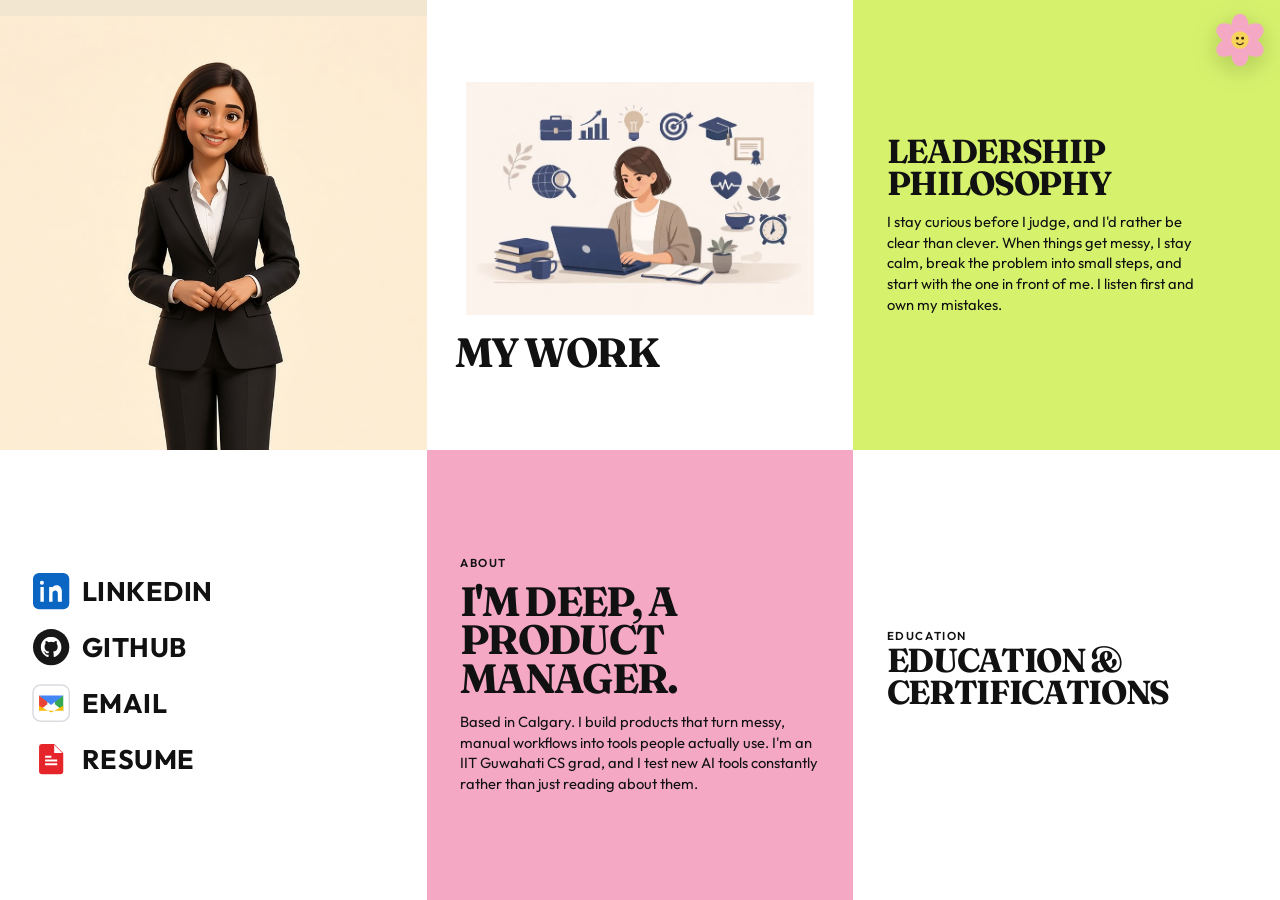
<file: index.html>
<!DOCTYPE html>
<html lang="en">
  <head>
    <meta charset="UTF-8" />
    <meta name="viewport" content="width=device-width, initial-scale=1.0" />
    <title>Product Management Portfolio</title>
    <link rel="preconnect" href="https://fonts.googleapis.com" />
    <link rel="preconnect" href="https://fonts.gstatic.com" crossorigin />
    <link
      href="https://fonts.googleapis.com/css2?family=Fraunces:opsz,wght@9..144,500;9..144,700&family=Outfit:wght@400;500;600;700&display=swap"
      rel="stylesheet"
    />
    <meta http-equiv="Cache-Control" content="no-cache, no-store, must-revalidate" />
    <script>
      try {
        if (localStorage.getItem("portfolio-theme") === "dark") {
          document.documentElement.dataset.theme = "dark";
        }
      } catch (error) {}
    </script>
    <link rel="stylesheet" href="styles.css?v=deep19" />
  </head>
  <body>
    <button class="theme-toggle" type="button" data-theme-toggle aria-label="Switch to dark mode" aria-pressed="false">
      <svg class="flower-day" viewBox="0 0 64 64" aria-hidden="true">
        <g fill="#F4A8C4">
          <ellipse cx="32" cy="16" rx="10" ry="14"/>
          <ellipse cx="32" cy="16" rx="10" ry="14" transform="rotate(60 32 32)"/>
          <ellipse cx="32" cy="16" rx="10" ry="14" transform="rotate(120 32 32)"/>
          <ellipse cx="32" cy="16" rx="10" ry="14" transform="rotate(180 32 32)"/>
          <ellipse cx="32" cy="16" rx="10" ry="14" transform="rotate(240 32 32)"/>
          <ellipse cx="32" cy="16" rx="10" ry="14" transform="rotate(300 32 32)"/>
        </g>
        <circle cx="32" cy="32" r="10" fill="#F6D35A"/>
        <circle cx="29" cy="30" r="1.6" fill="#3a2a10"/>
        <circle cx="35" cy="30" r="1.6" fill="#3a2a10"/>
        <path d="M28.5 35.5c2 2.4 5 2.4 7 0" fill="none" stroke="#3a2a10" stroke-width="1.5" stroke-linecap="round"/>
      </svg>
      <svg class="flower-night" viewBox="0 0 64 64" aria-hidden="true">
        <g fill="#9B8CDB">
          <ellipse cx="32" cy="16" rx="10" ry="14"/>
          <ellipse cx="32" cy="16" rx="10" ry="14" transform="rotate(60 32 32)"/>
          <ellipse cx="32" cy="16" rx="10" ry="14" transform="rotate(120 32 32)"/>
          <ellipse cx="32" cy="16" rx="10" ry="14" transform="rotate(180 32 32)"/>
          <ellipse cx="32" cy="16" rx="10" ry="14" transform="rotate(240 32 32)"/>
          <ellipse cx="32" cy="16" rx="10" ry="14" transform="rotate(300 32 32)"/>
        </g>
        <circle cx="32" cy="32" r="10" fill="#F3EEE8"/>
        <path fill="#C9B8E8" d="M36 27.5a5.5 5.5 0 1 1-6.4 7.4 4.6 4.6 0 1 0 6.4-7.4z"/>
      </svg>
    </button>
    <main class="page">
      <section class="bento" aria-label="Portfolio">
        <button class="tile tile-avatar" type="button" aria-label="Say hi" data-avatar>
          <span class="tooltip" data-tooltip>hey, that's me. welcome to my portfolio</span>
          <span class="bubble" aria-hidden="true"><span data-greeting>Hi!</span></span>
          <span class="figure">
            <img class="pose pose-idle" src="assets/avatar-idle.jpg" alt="" />
            <img class="pose pose-wave" src="assets/avatar-wave.jpg" alt="" aria-hidden="true" />
          </span>
        </button>

        <a class="tile tile-work" href="work.html">
          <img class="work-art" src="assets/my-work.jpg" alt="" />
          <h2>My work</h2>
        </a>

        <article class="tile tile-philosophy">
          <h2 data-leadership-title>Leadership philosophy</h2>
          <p data-leadership-body>
            I lead by example, listen before I speak, and see my job as clearing the path — not having all the answers.
          </p>
        </article>

        <nav class="tile tile-links" aria-label="Links">
          <ul>
            <li>
              <a data-link="linkedin" href="https://www.linkedin.com/in/deep-kaur-779479202/" target="_blank" rel="noreferrer">
                <svg class="link-icon" viewBox="0 0 24 24" aria-hidden="true">
                  <rect width="24" height="24" rx="4" fill="#0A66C2"/>
                  <path fill="#fff" d="M7.15 9.25H4.9V19h2.25V9.25zM6.02 5.1A1.32 1.32 0 1 0 6 7.73a1.32 1.32 0 0 0 .02-2.63zM19.1 12.4c0-2.62-1.4-4.3-3.47-4.3-1.6 0-2.31.88-2.71 1.5V9.25H10.7c.03.64 0 9.75 0 9.75h2.22v-5.45c0-.29.02-.58.11-.79.24-.58.78-1.18 1.7-1.18 1.2 0 1.68.9 1.68 2.22V19H19.1v-6.6z"/>
                </svg>
                LinkedIn
              </a>
            </li>
            <li>
              <a data-link="github" href="https://github.com/Deeep22" target="_blank" rel="noreferrer">
                <svg class="link-icon" viewBox="0 0 24 24" aria-hidden="true">
                  <circle cx="12" cy="12" r="12" fill="#181717"/>
                  <path fill="#fff" d="M12 5.2c-3.76 0-6.8 3.05-6.8 6.82 0 3.01 1.95 5.57 4.66 6.47.34.06.46-.15.46-.33 0-.16-.01-.6-.01-1.17-1.9.41-2.3-.91-2.3-.91-.31-.79-.76-1-.76-1-.62-.42.05-.41.05-.41.68.05 1.04.7 1.04.7.61 1.04 1.59.74 1.98.56.06-.44.24-.74.43-.91-1.51-.17-3.1-.76-3.1-3.38 0-.75.27-1.35.7-1.83-.07-.17-.3-.86.07-1.8 0 0 .57-.18 1.87.7a6.5 6.5 0 0 1 3.41 0c1.3-.88 1.87-.7 1.87-.7.37.94.14 1.63.07 1.8.44.48.7 1.08.7 1.83 0 2.63-1.6 3.2-3.12 3.37.24.21.46.62.46 1.26 0 .91-.01 1.64-.01 1.86 0 .18.12.4.46.33 2.7-.9 4.65-3.46 4.65-6.47 0-3.77-3.04-6.82-6.8-6.82z"/>
                </svg>
                GitHub
              </a>
            </li>
            <li>
              <a data-link="email" href="mailto:deepk7148@gmail.com">
                <svg class="link-icon" viewBox="0 0 24 24" aria-hidden="true">
                  <rect width="24" height="24" rx="5" fill="#fff" stroke="#DADCE0"/>
                  <path fill="#EA4335" d="M4 7v10l5.5-4.2V10.4z"/>
                  <path fill="#34A853" d="M20 7v10l-5.5-4.2V10.4z"/>
                  <path fill="#FBBC05" d="M4 17h16v-3.2L12 18.2 4 13.8z"/>
                  <path fill="#4285F4" d="M4 7h16L12 13.2 4 7z"/>
                </svg>
                Email
              </a>
            </li>
            <li>
              <a data-link="resume" href="assets/DeepKaur_ProductManager.pdf" target="_blank" rel="noreferrer">
                <svg class="link-icon" viewBox="0 0 24 24" aria-hidden="true">
                  <path fill="#E5252A" d="M6 2h8l6 6v12a2 2 0 0 1-2 2H6a2 2 0 0 1-2-2V4a2 2 0 0 1 2-2z"/>
                  <path fill="#fff" d="M14 2.4V8h5.4L14 2.4z"/>
                  <path fill="#fff" d="M8 12.2h8v1.3H8v-1.3zm0 2.5h8v1.3H8v-1.3zm0-5h4.2v1.3H8V9.7z"/>
                </svg>
                Resume
              </a>
            </li>
          </ul>
        </nav>

        <a class="tile tile-about" href="about.html">
          <p class="eyebrow">About</p>
          <h1>I'm Deep, a product manager.</h1>
          <p>
            Based in Calgary. I build products that turn messy, manual workflows
            into tools people actually use. I'm an IIT Guwahati CS grad, and I
            test new AI tools constantly rather than just reading about them.
          </p>
        </a>

        <a class="tile tile-education" href="education.html">
          <p class="eyebrow">Education</p>
          <h2>Education &amp; certifications</h2>
        </a>
      </section>
    </main>
    <script src="app.js?v=deep11"></script>
  </body>
</html>
</file>
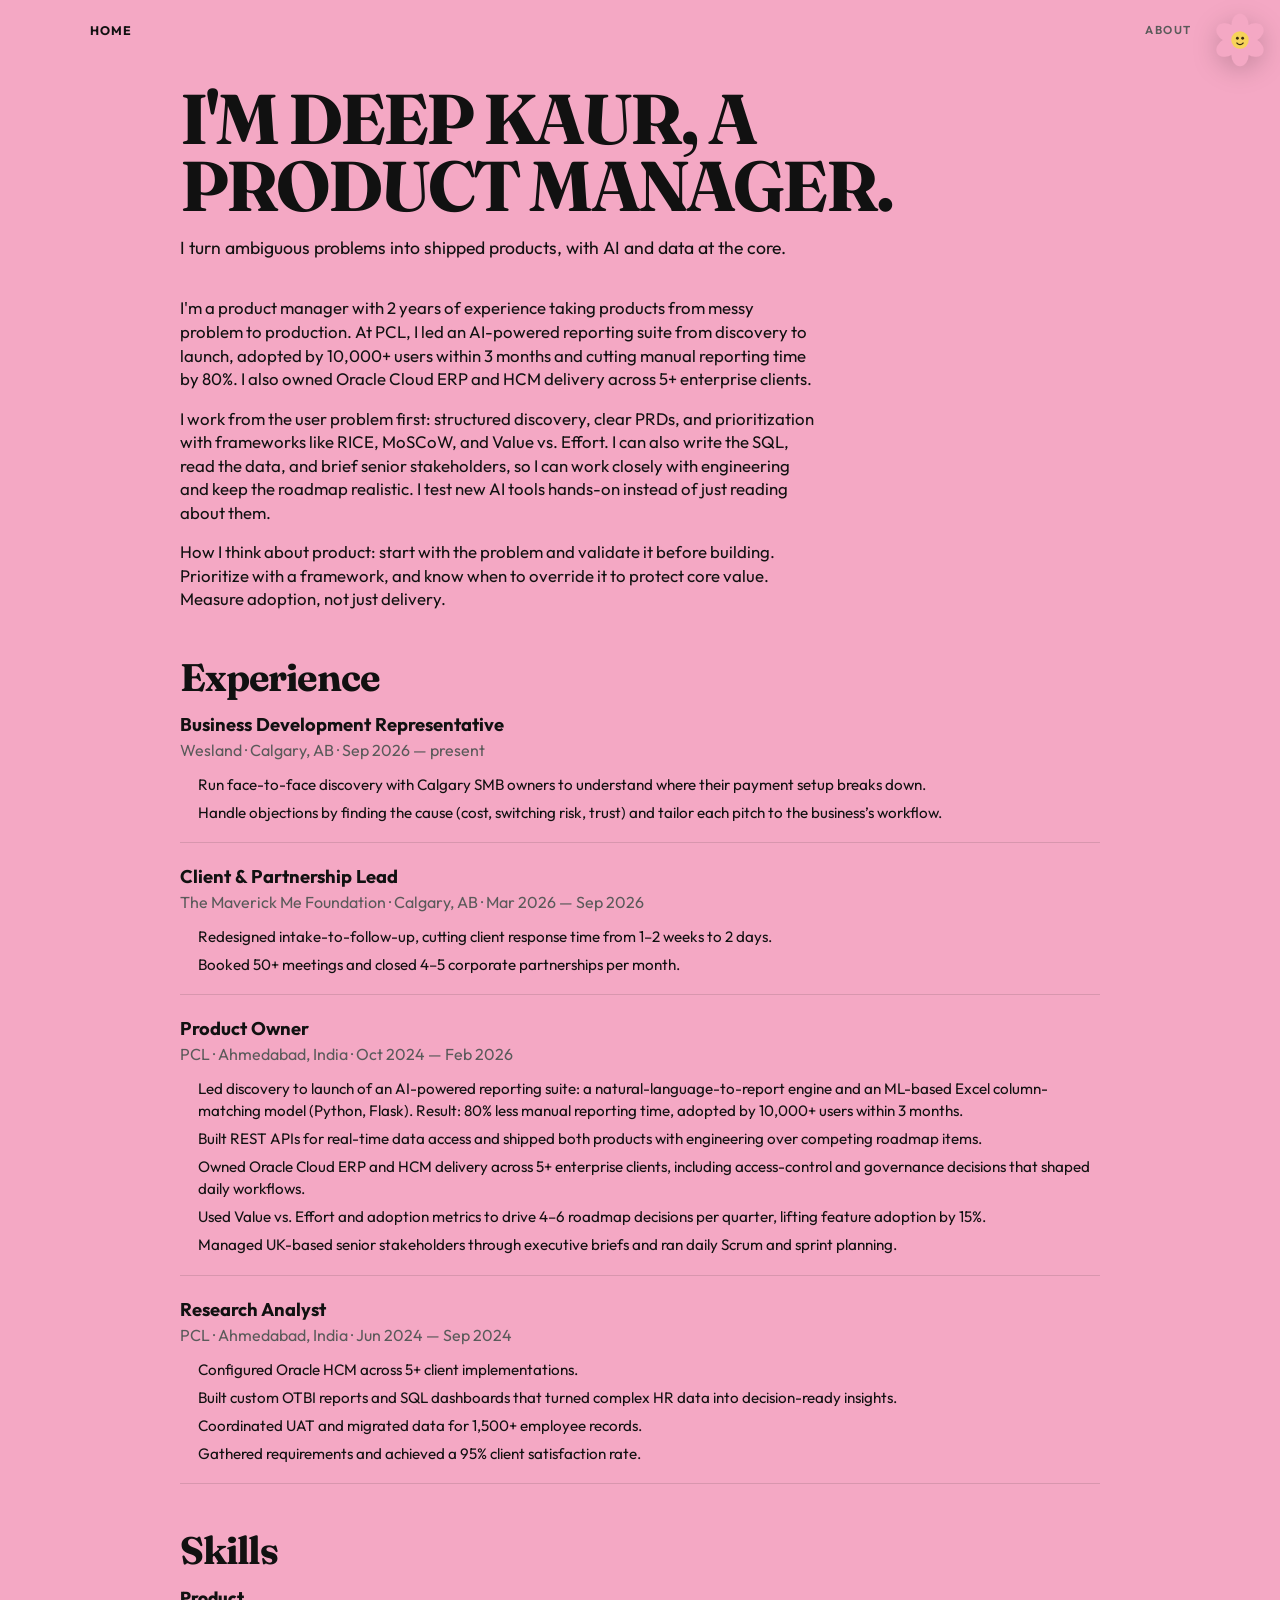
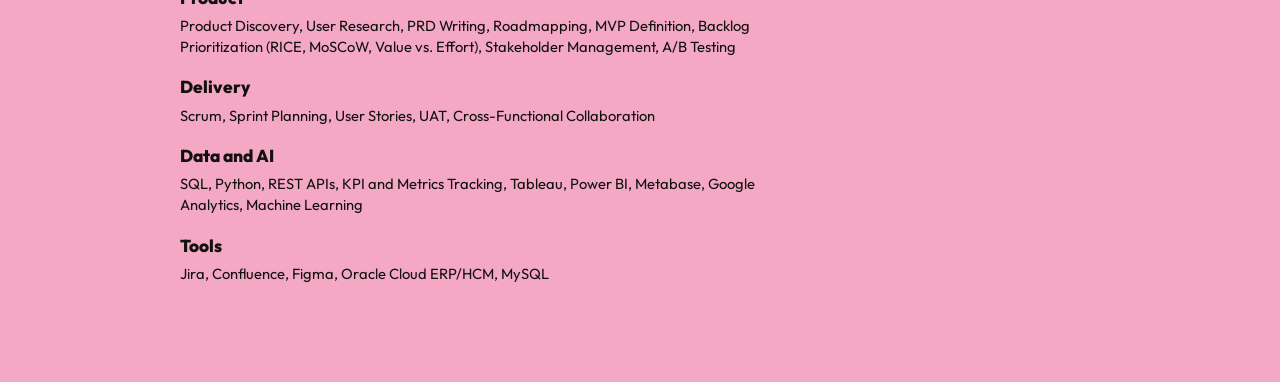
<file: about.html>
<!DOCTYPE html>
<html lang="en">
  <head>
    <meta charset="UTF-8" />
    <meta name="viewport" content="width=device-width, initial-scale=1.0" />
    <title>About</title>
    <link rel="preconnect" href="https://fonts.googleapis.com" />
    <link rel="preconnect" href="https://fonts.gstatic.com" crossorigin />
    <link
      href="https://fonts.googleapis.com/css2?family=Fraunces:opsz,wght@9..144,500;9..144,700&family=Outfit:wght@400;500;600;700&display=swap"
      rel="stylesheet"
    />
    <meta http-equiv="Cache-Control" content="no-cache, no-store, must-revalidate" />
    <script>
      try {
        if (localStorage.getItem("portfolio-theme") === "dark") {
          document.documentElement.dataset.theme = "dark";
        }
      } catch (error) {}
    </script>
    <link rel="stylesheet" href="styles.css?v=deep19" />
  </head>
  <body class="subpage subpage-about">
    <button class="theme-toggle" type="button" data-theme-toggle aria-label="Switch to dark mode" aria-pressed="false">
      <svg class="flower-day" viewBox="0 0 64 64" aria-hidden="true">
        <g fill="#F4A8C4">
          <ellipse cx="32" cy="16" rx="10" ry="14"/>
          <ellipse cx="32" cy="16" rx="10" ry="14" transform="rotate(60 32 32)"/>
          <ellipse cx="32" cy="16" rx="10" ry="14" transform="rotate(120 32 32)"/>
          <ellipse cx="32" cy="16" rx="10" ry="14" transform="rotate(180 32 32)"/>
          <ellipse cx="32" cy="16" rx="10" ry="14" transform="rotate(240 32 32)"/>
          <ellipse cx="32" cy="16" rx="10" ry="14" transform="rotate(300 32 32)"/>
        </g>
        <circle cx="32" cy="32" r="10" fill="#F6D35A"/>
        <circle cx="29" cy="30" r="1.6" fill="#3a2a10"/>
        <circle cx="35" cy="30" r="1.6" fill="#3a2a10"/>
        <path d="M28.5 35.5c2 2.4 5 2.4 7 0" fill="none" stroke="#3a2a10" stroke-width="1.5" stroke-linecap="round"/>
      </svg>
      <svg class="flower-night" viewBox="0 0 64 64" aria-hidden="true">
        <g fill="#9B8CDB">
          <ellipse cx="32" cy="16" rx="10" ry="14"/>
          <ellipse cx="32" cy="16" rx="10" ry="14" transform="rotate(60 32 32)"/>
          <ellipse cx="32" cy="16" rx="10" ry="14" transform="rotate(120 32 32)"/>
          <ellipse cx="32" cy="16" rx="10" ry="14" transform="rotate(180 32 32)"/>
          <ellipse cx="32" cy="16" rx="10" ry="14" transform="rotate(240 32 32)"/>
          <ellipse cx="32" cy="16" rx="10" ry="14" transform="rotate(300 32 32)"/>
        </g>
        <circle cx="32" cy="32" r="10" fill="#F3EEE8"/>
        <path fill="#C9B8E8" d="M36 27.5a5.5 5.5 0 1 1-6.4 7.4 4.6 4.6 0 1 0 6.4-7.4z"/>
      </svg>
    </button>
    <header class="story-bar">
      <a class="back" href="index.html">Home</a>
      <p class="eyebrow">About</p>
    </header>
    <main class="story">
      <h1 data-about-heading>I'm a product manager.</h1>
      <p class="lede" data-tagline></p>
      <div class="about-copy" data-about-body></div>
      <h2 class="section-title">Experience</h2>
      <ul class="story-stack" data-experience></ul>
      <h2 class="section-title">Skills</h2>
      <div class="skills" data-skills></div>
    </main>
    <script src="app.js?v=deep11"></script>
  </body>
</html>
</file>
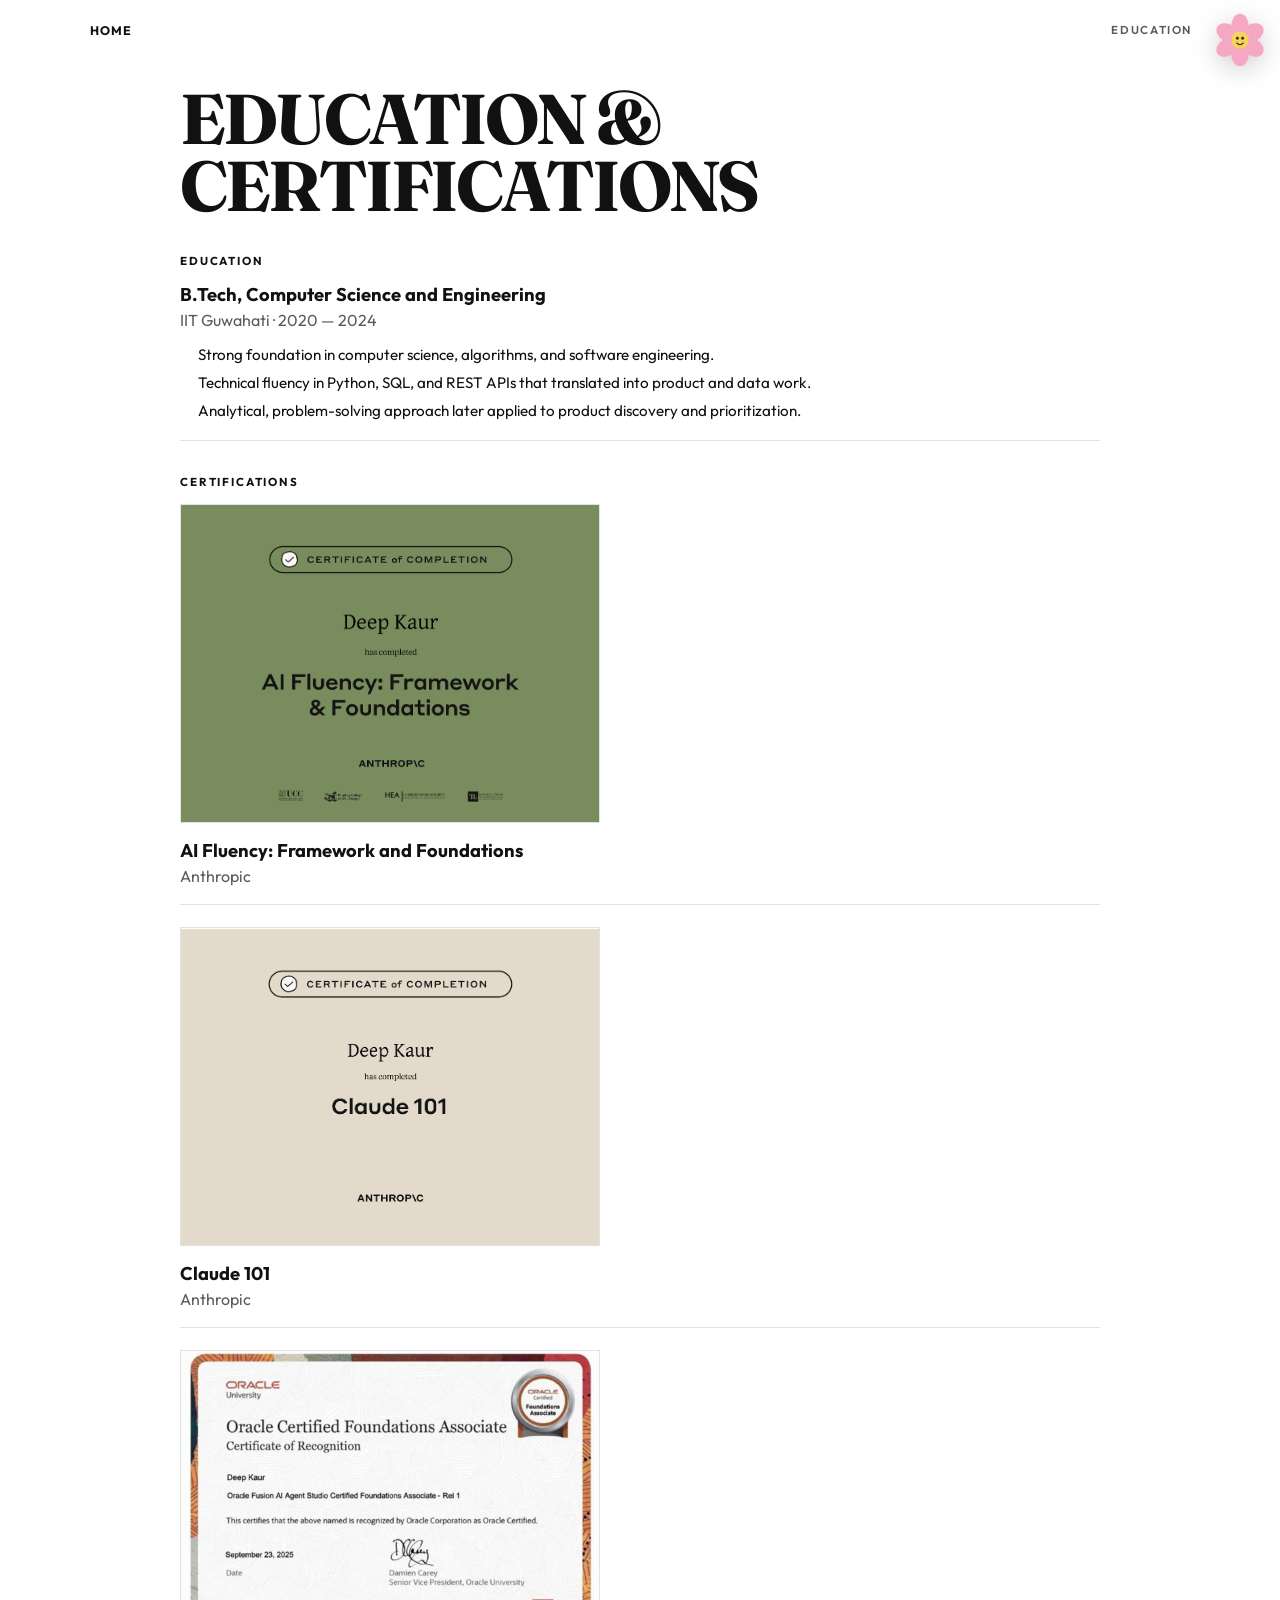
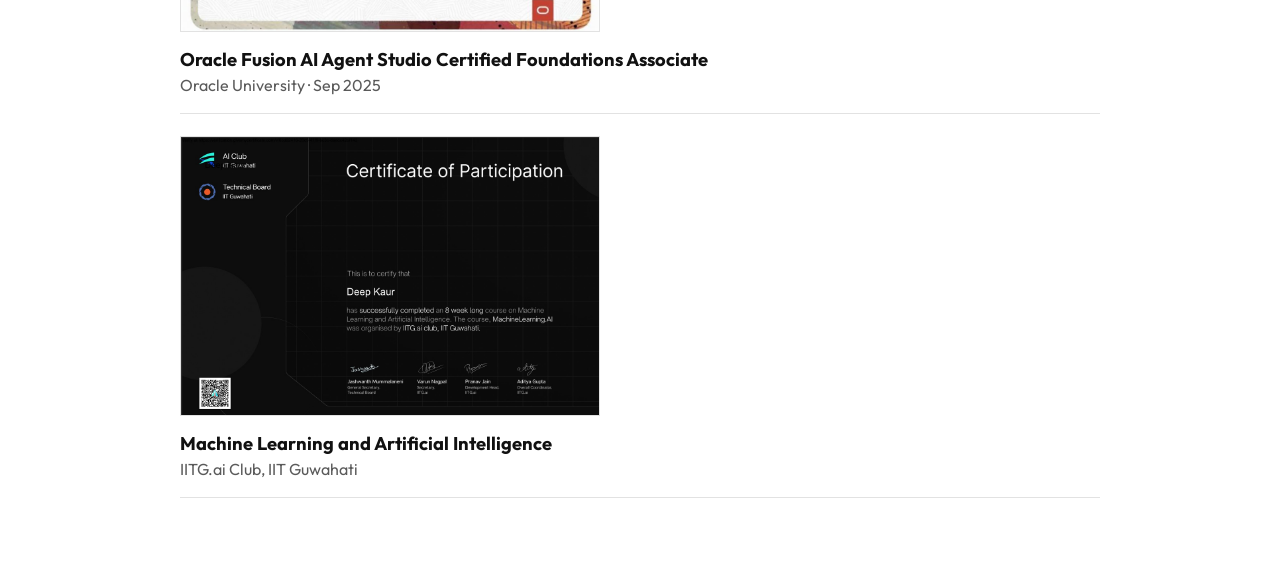
<file: education.html>
<!DOCTYPE html>
<html lang="en">
  <head>
    <meta charset="UTF-8" />
    <meta name="viewport" content="width=device-width, initial-scale=1.0" />
    <title>Education</title>
    <link rel="preconnect" href="https://fonts.googleapis.com" />
    <link rel="preconnect" href="https://fonts.gstatic.com" crossorigin />
    <link
      href="https://fonts.googleapis.com/css2?family=Fraunces:opsz,wght@9..144,500;9..144,700&family=Outfit:wght@400;500;600;700&display=swap"
      rel="stylesheet"
    />
    <meta http-equiv="Cache-Control" content="no-cache, no-store, must-revalidate" />
    <script>
      try {
        if (localStorage.getItem("portfolio-theme") === "dark") {
          document.documentElement.dataset.theme = "dark";
        }
      } catch (error) {}
    </script>
    <link rel="stylesheet" href="styles.css?v=deep19" />
  </head>
  <body class="subpage subpage-education">
    <button class="theme-toggle" type="button" data-theme-toggle aria-label="Switch to dark mode" aria-pressed="false">
      <svg class="flower-day" viewBox="0 0 64 64" aria-hidden="true">
        <g fill="#F4A8C4">
          <ellipse cx="32" cy="16" rx="10" ry="14"/>
          <ellipse cx="32" cy="16" rx="10" ry="14" transform="rotate(60 32 32)"/>
          <ellipse cx="32" cy="16" rx="10" ry="14" transform="rotate(120 32 32)"/>
          <ellipse cx="32" cy="16" rx="10" ry="14" transform="rotate(180 32 32)"/>
          <ellipse cx="32" cy="16" rx="10" ry="14" transform="rotate(240 32 32)"/>
          <ellipse cx="32" cy="16" rx="10" ry="14" transform="rotate(300 32 32)"/>
        </g>
        <circle cx="32" cy="32" r="10" fill="#F6D35A"/>
        <circle cx="29" cy="30" r="1.6" fill="#3a2a10"/>
        <circle cx="35" cy="30" r="1.6" fill="#3a2a10"/>
        <path d="M28.5 35.5c2 2.4 5 2.4 7 0" fill="none" stroke="#3a2a10" stroke-width="1.5" stroke-linecap="round"/>
      </svg>
      <svg class="flower-night" viewBox="0 0 64 64" aria-hidden="true">
        <g fill="#9B8CDB">
          <ellipse cx="32" cy="16" rx="10" ry="14"/>
          <ellipse cx="32" cy="16" rx="10" ry="14" transform="rotate(60 32 32)"/>
          <ellipse cx="32" cy="16" rx="10" ry="14" transform="rotate(120 32 32)"/>
          <ellipse cx="32" cy="16" rx="10" ry="14" transform="rotate(180 32 32)"/>
          <ellipse cx="32" cy="16" rx="10" ry="14" transform="rotate(240 32 32)"/>
          <ellipse cx="32" cy="16" rx="10" ry="14" transform="rotate(300 32 32)"/>
        </g>
        <circle cx="32" cy="32" r="10" fill="#F3EEE8"/>
        <path fill="#C9B8E8" d="M36 27.5a5.5 5.5 0 1 1-6.4 7.4 4.6 4.6 0 1 0 6.4-7.4z"/>
      </svg>
    </button>
    <header class="story-bar">
      <a class="back" href="index.html">Home</a>
      <p class="eyebrow">Education</p>
    </header>
    <main class="story">
      <h1>Education &amp; certifications</h1>
      <h2 class="section-title">Education</h2>
      <ul class="story-stack" data-education></ul>
      <h2 class="section-title">Certifications</h2>
      <ul class="story-stack" data-certifications></ul>
    </main>
    <script src="app.js?v=deep11"></script>
  </body>
</html>
</file>
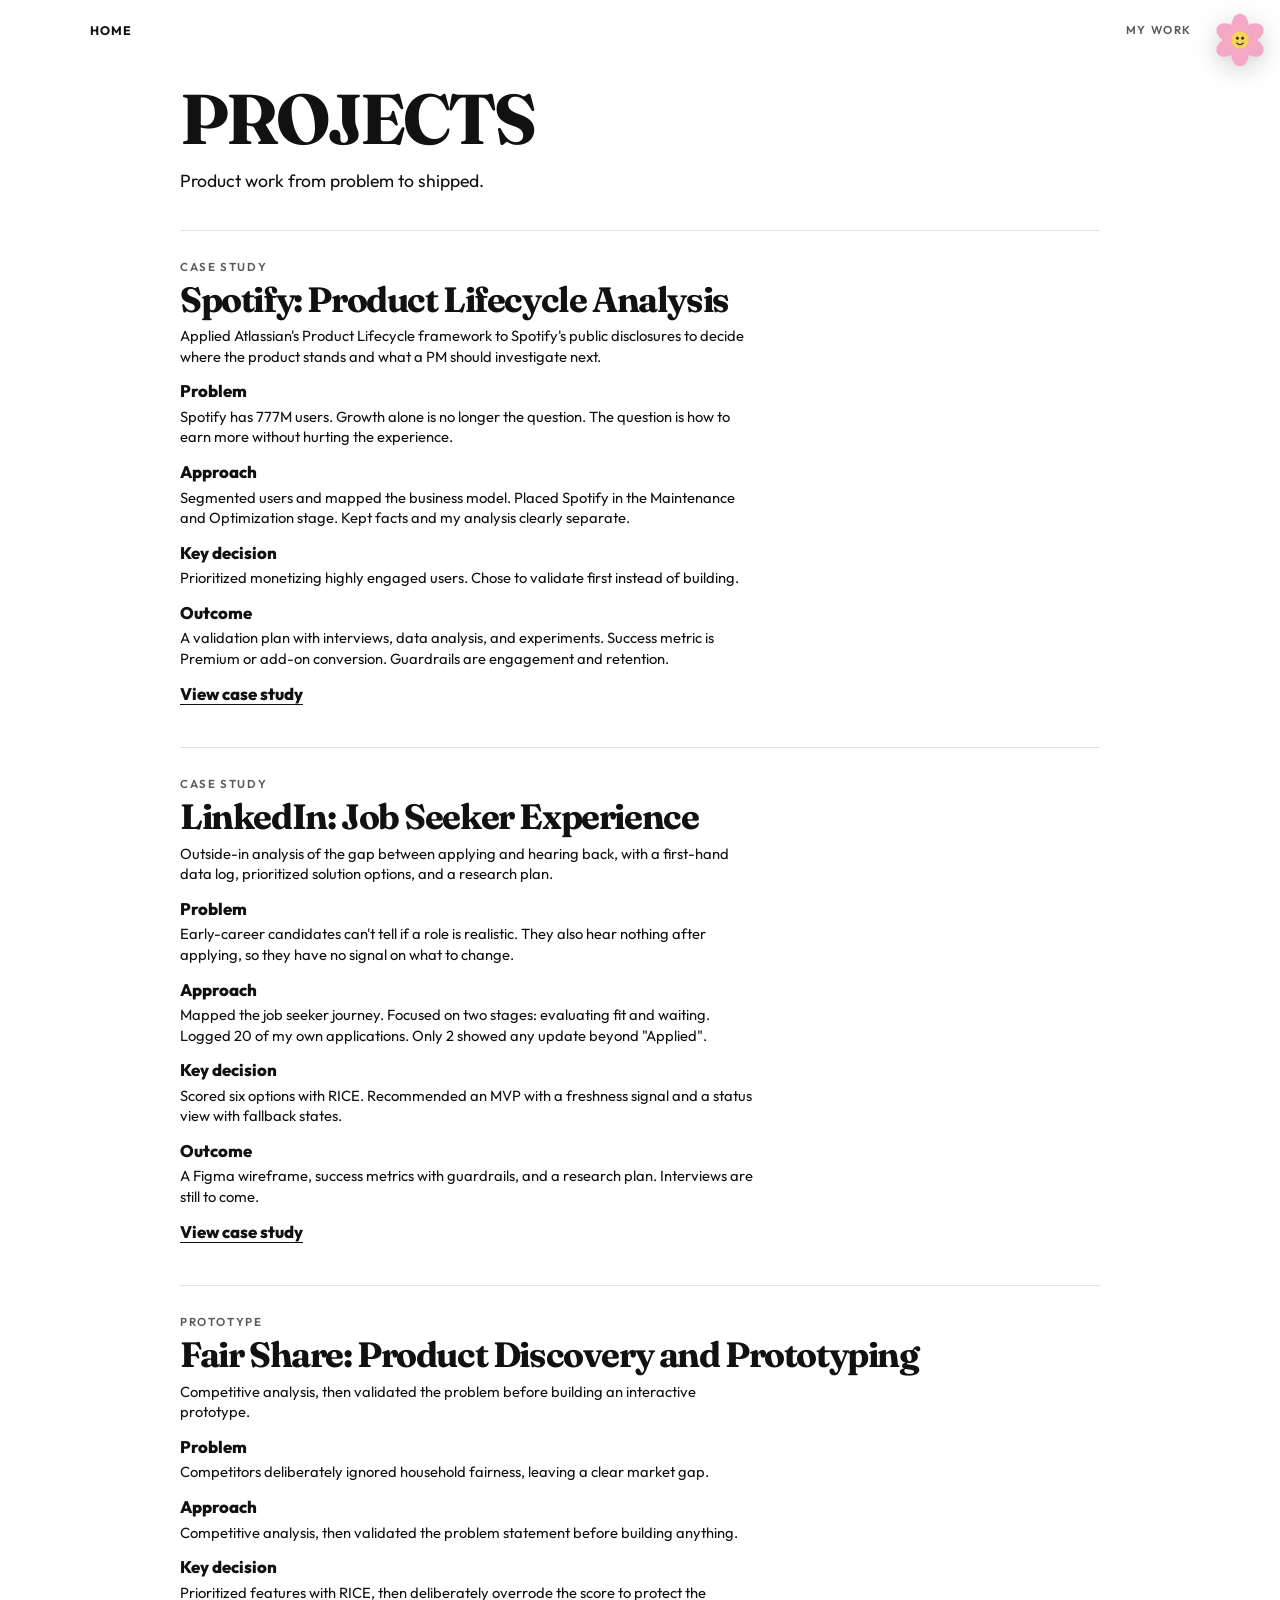
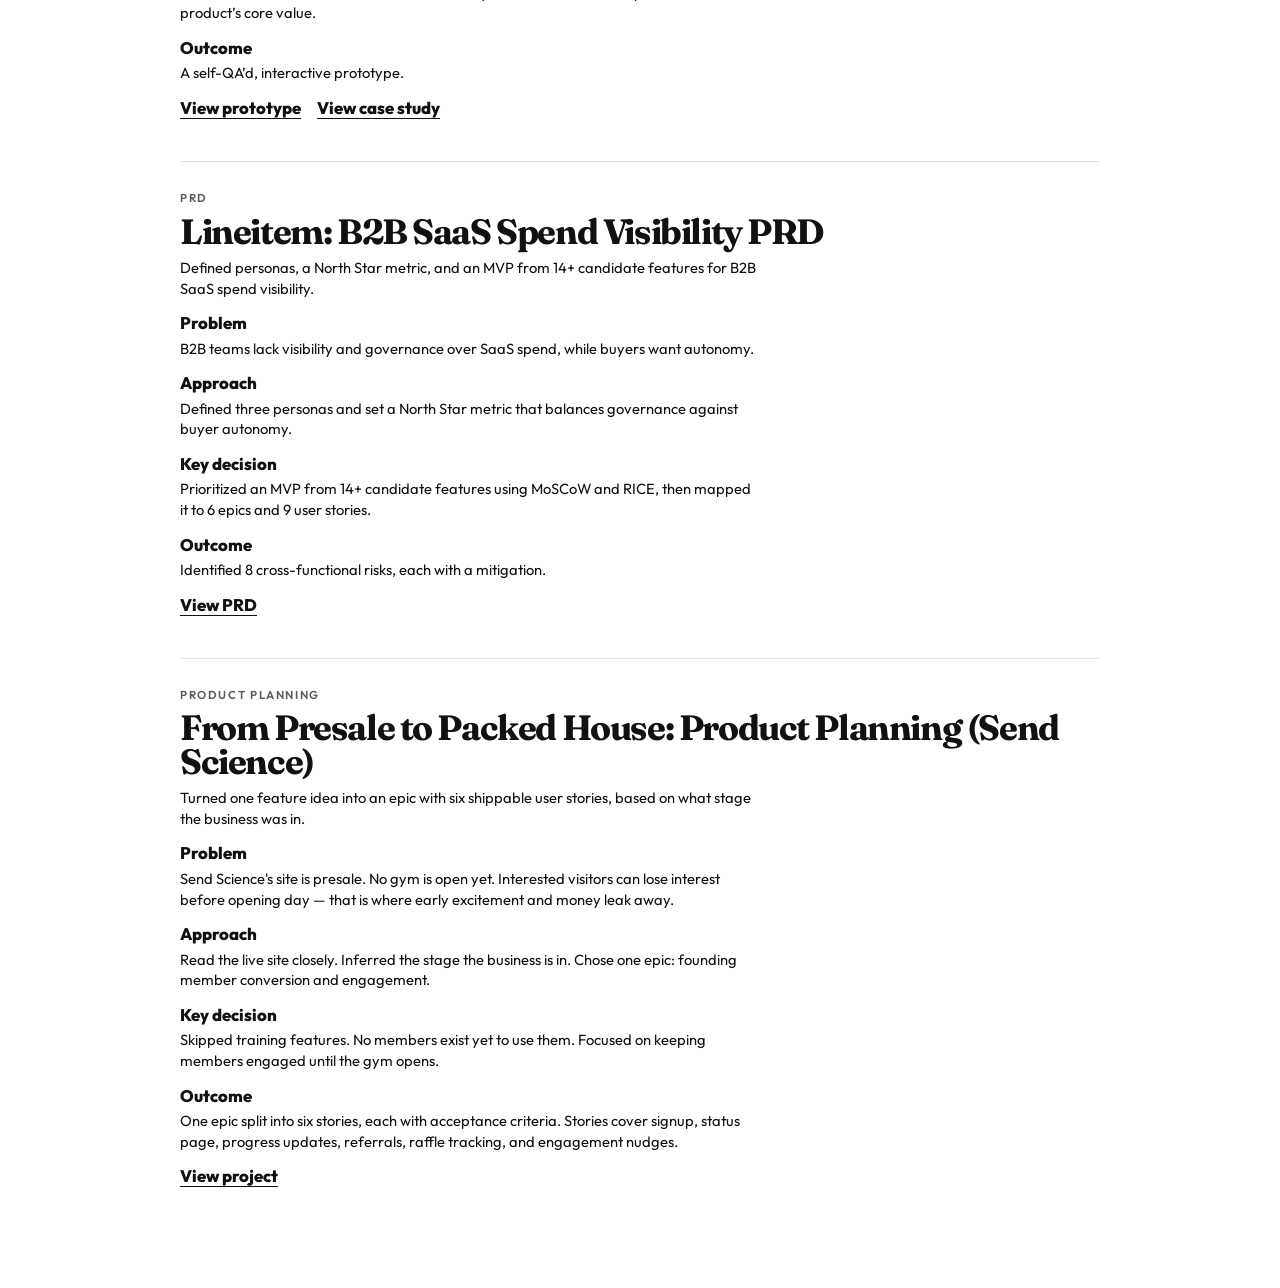
<file: work.html>
<!DOCTYPE html>
<html lang="en">
  <head>
    <meta charset="UTF-8" />
    <meta name="viewport" content="width=device-width, initial-scale=1.0" />
    <title>My work</title>
    <link rel="preconnect" href="https://fonts.googleapis.com" />
    <link rel="preconnect" href="https://fonts.gstatic.com" crossorigin />
    <link
      href="https://fonts.googleapis.com/css2?family=Fraunces:opsz,wght@9..144,500;9..144,700&family=Outfit:wght@400;500;600;700&display=swap"
      rel="stylesheet"
    />
    <meta http-equiv="Cache-Control" content="no-cache, no-store, must-revalidate" />
    <script>
      try {
        if (localStorage.getItem("portfolio-theme") === "dark") {
          document.documentElement.dataset.theme = "dark";
        }
      } catch (error) {}
    </script>
    <link rel="stylesheet" href="styles.css?v=deep19" />
  </head>
  <body class="subpage subpage-work">
    <button class="theme-toggle" type="button" data-theme-toggle aria-label="Switch to dark mode" aria-pressed="false">
      <svg class="flower-day" viewBox="0 0 64 64" aria-hidden="true">
        <g fill="#F4A8C4">
          <ellipse cx="32" cy="16" rx="10" ry="14"/>
          <ellipse cx="32" cy="16" rx="10" ry="14" transform="rotate(60 32 32)"/>
          <ellipse cx="32" cy="16" rx="10" ry="14" transform="rotate(120 32 32)"/>
          <ellipse cx="32" cy="16" rx="10" ry="14" transform="rotate(180 32 32)"/>
          <ellipse cx="32" cy="16" rx="10" ry="14" transform="rotate(240 32 32)"/>
          <ellipse cx="32" cy="16" rx="10" ry="14" transform="rotate(300 32 32)"/>
        </g>
        <circle cx="32" cy="32" r="10" fill="#F6D35A"/>
        <circle cx="29" cy="30" r="1.6" fill="#3a2a10"/>
        <circle cx="35" cy="30" r="1.6" fill="#3a2a10"/>
        <path d="M28.5 35.5c2 2.4 5 2.4 7 0" fill="none" stroke="#3a2a10" stroke-width="1.5" stroke-linecap="round"/>
      </svg>
      <svg class="flower-night" viewBox="0 0 64 64" aria-hidden="true">
        <g fill="#9B8CDB">
          <ellipse cx="32" cy="16" rx="10" ry="14"/>
          <ellipse cx="32" cy="16" rx="10" ry="14" transform="rotate(60 32 32)"/>
          <ellipse cx="32" cy="16" rx="10" ry="14" transform="rotate(120 32 32)"/>
          <ellipse cx="32" cy="16" rx="10" ry="14" transform="rotate(180 32 32)"/>
          <ellipse cx="32" cy="16" rx="10" ry="14" transform="rotate(240 32 32)"/>
          <ellipse cx="32" cy="16" rx="10" ry="14" transform="rotate(300 32 32)"/>
        </g>
        <circle cx="32" cy="32" r="10" fill="#F3EEE8"/>
        <path fill="#C9B8E8" d="M36 27.5a5.5 5.5 0 1 1-6.4 7.4 4.6 4.6 0 1 0 6.4-7.4z"/>
      </svg>
    </button>
    <header class="story-bar">
      <a class="back" href="index.html">Home</a>
      <p class="eyebrow">My work</p>
    </header>
    <main class="story">
      <h1>Projects</h1>
      <p class="lede">Product work from problem to shipped.</p>
      <div class="project-board" data-project-board></div>
    </main>
    <script src="app.js?v=deep11"></script>
  </body>
</html>
</file>
<file: styles.css>
:root {
  --card: #ffffff;
  --ink: #111111;
  --muted: #5a5a5a;
  --lime: #d6f26d;
  --pink: #f4a8c4;
  --chip: #f4b3c4;
  --avatar: #f3e6d0;
  --line: rgb(17 17 17 / 0.12);
  --bubble: #111111;
}

html[data-theme="dark"] {
  --card: #141414;
  --ink: #f3eee8;
  --muted: #c2b8ae;
  --lime: #3e4c16;
  --pink: #6a3a50;
  --chip: #c47a96;
  --avatar: #1c1915;
  --line: rgb(255 255 255 / 0.14);
  --bubble: #f3eee8;
}

* {
  box-sizing: border-box;
  margin: 0;
  padding: 0;
}

html,
body {
  height: 100%;
}

body {
  font-family: Outfit, system-ui, sans-serif;
  color: var(--ink);
  background: var(--card);
  overflow: hidden;
}

img {
  max-width: 100%;
  display: block;
}

a {
  color: inherit;
  text-decoration: none;
}

.theme-toggle {
  position: fixed;
  top: 12px;
  right: 12px;
  left: auto;
  z-index: 40;
  width: 56px;
  height: 56px;
  border: 0;
  padding: 0;
  background: transparent;
  cursor: pointer;
  filter: drop-shadow(0 6px 12px rgb(0 0 0 / 0.18));
}

.theme-toggle svg {
  width: 56px;
  height: 56px;
  display: block;
}

.theme-toggle .flower-night {
  display: none;
}

html[data-theme="dark"] .theme-toggle .flower-day {
  display: none;
}

html[data-theme="dark"] .theme-toggle .flower-night {
  display: block;
}

.theme-toggle:hover svg {
  transform: rotate(-12deg) scale(1.06);
}

.theme-toggle svg {
  transition: transform 240ms cubic-bezier(0.22, 1, 0.36, 1);
}

.theme-toggle:focus-visible {
  outline: 3px solid var(--ink);
  outline-offset: 4px;
  border-radius: 50%;
}

.page,
.bento {
  width: 100%;
  height: 100svh;
}

.bento {
  display: grid;
  grid-template-columns: 1fr 1fr 1fr;
  grid-template-rows: 1fr 1fr;
  gap: 0;
}

.tile {
  background: var(--card);
  overflow: hidden;
  min-height: 0;
  min-width: 0;
}

.tile-copy {
  padding: clamp(18px, 2.2vw, 32px) clamp(20px, 2.4vw, 36px) clamp(22px, 2.4vw, 34px);
}

.tile-philosophy,
.tile-about,
.tile-education,
.tile-links {
  display: flex;
  flex-direction: column;
  justify-content: center;
  padding: clamp(22px, 2.6vw, 48px);
  overflow: hidden;
}

h1,
h2 {
  font-family: Fraunces, Georgia, serif;
  letter-spacing: -0.04em;
  line-height: 0.95;
  font-weight: 700;
}

h1 {
  font-size: clamp(1.8rem, 3.2vw, 3.1rem);
  margin: 10px 0 14px;
  text-transform: uppercase;
}

.tile-work h2 {
  font-size: clamp(2rem, 3.6vw, 3.4rem);
  text-transform: uppercase;
  margin: 0 0 10px;
}

.tile-philosophy h2,
.tile-education h2 {
  font-size: clamp(1.5rem, 2.6vw, 2.4rem);
  text-transform: uppercase;
  margin-bottom: 14px;
}

.eyebrow {
  text-transform: uppercase;
  letter-spacing: 0.14em;
  font-size: 0.72rem;
  font-weight: 600;
  color: var(--muted);
}

p {
  color: var(--muted);
  line-height: 1.4;
  font-size: clamp(0.9rem, 1.15vw, 1.05rem);
  max-width: 32ch;
}

.tile-avatar {
  position: relative;
  border: 0;
  padding: 0;
  cursor: pointer;
  background: var(--avatar);
}

.figure,
.pose {
  width: 100%;
  height: 100%;
}

.figure {
  display: block;
  position: relative;
  height: 100%;
  animation: float 4.2s ease-in-out infinite;
}

.pose {
  position: absolute;
  top: 16px;
  right: 0;
  bottom: 0;
  left: 0;
  width: 100%;
  height: calc(100% - 16px);
  object-fit: cover;
  object-position: center top;
  transform: scale(1.22);
  transform-origin: center top;
  pointer-events: none;
}

.pose-wave {
  opacity: 0;
  transition: opacity 280ms ease;
}

@keyframes float {
  0%,
  100% {
    transform: translateY(0);
  }
  50% {
    transform: translateY(-8px);
  }
}

.tooltip,
.bubble {
  position: absolute;
  z-index: 2;
  pointer-events: none;
  opacity: 0;
  transition:
    opacity 220ms ease,
    transform 360ms cubic-bezier(0.22, 1, 0.36, 1);
}

.tooltip {
  top: 18px;
  left: 18px;
  width: fit-content;
  max-width: calc(100% - 36px);
  background: var(--chip);
  color: var(--ink);
  font-size: 0.82rem;
  font-weight: 600;
  padding: 8px 12px;
  border-radius: 999px;
  transform: translateY(6px);
}

.bubble {
  top: 18%;
  right: 8%;
  background: var(--bubble);
  color: var(--card);
  font-family: Fraunces, Georgia, serif;
  font-size: 1.4rem;
  padding: 10px 16px 12px;
  border-radius: 20px 20px 20px 6px;
  transform: scale(0.8) translateY(8px);
}

.tile-avatar:hover .pose-wave,
.tile-avatar:focus-visible .pose-wave,
.tile-avatar.is-hi .pose-wave {
  opacity: 1;
}

.tile-avatar:hover .tooltip,
.tile-avatar:focus-visible .tooltip,
.tile-avatar.is-hi .tooltip,
.tile-avatar:hover .bubble,
.tile-avatar:focus-visible .bubble,
.tile-avatar.is-hi .bubble {
  opacity: 1;
  transform: none;
}

.tile-work,
.tile-about,
.tile-education {
  cursor: pointer;
  color: inherit;
}

.tile-work {
  display: flex;
  flex-direction: column;
  justify-content: center;
  padding: clamp(12px, 2vw, 24px) clamp(14px, 2.2vw, 28px) clamp(12px, 1.6vw, 20px);
  gap: 18px;
}

.work-art {
  flex: 0 1 auto;
  width: 94%;
  max-height: 80%;
  margin: 0 auto;
  object-fit: contain;
  object-position: center;
  background: transparent;
}

.tile-work h2 {
  flex-shrink: 0;
  font-size: clamp(1.7rem, 3.2vw, 2.8rem);
  text-transform: uppercase;
  margin: 0;
  padding: 0;
  line-height: 0.95;
  text-align: left;
}

.tile-work:hover,
.tile-about:hover,
.tile-education:hover {
  filter: brightness(0.97);
}

.tile-work:focus-visible,
.tile-about:focus-visible,
.tile-education:focus-visible {
  outline: 3px solid var(--ink);
  outline-offset: -3px;
}

.work-preview {
  flex: 1;
  min-height: 0;
  margin: 28px 28px 0;
  background:
    linear-gradient(180deg, #f7f5f2, #ece9e4);
  background-size: cover;
  background-position: center;
}

.tile-philosophy {
  background: var(--lime);
}

.tile-philosophy p,
.tile-philosophy h2 {
  color: var(--ink);
}

.tile-links ul {
  list-style: none;
  display: flex;
  flex-direction: column;
  gap: clamp(10px, 2.2vh, 22px);
}

.tile-links a,
.tile-links span {
  display: flex;
  align-items: center;
  gap: 12px;
  font-size: clamp(1.15rem, 2.1vw, 1.7rem);
  font-weight: 700;
  letter-spacing: 0.02em;
  text-transform: uppercase;
}

.link-icon {
  width: 1.35em;
  height: 1.35em;
  flex-shrink: 0;
  overflow: visible;
}

.tile-links a:hover {
  text-decoration: underline;
  text-underline-offset: 5px;
}

.tile-links .empty {
  color: var(--ink);
}

.tile-about {
  background: var(--pink);
}

.tile-about h1,
.tile-about .eyebrow,
.tile-about p,
.tile-philosophy p,
.tile-education p,
.tile-education h2 {
  color: var(--ink);
}

.tile-about p {
  max-width: 36ch;
  overflow: visible;
}

.stack {
  list-style: none;
  margin-top: 14px;
  display: flex;
  flex-direction: column;
  gap: 10px;
  max-width: 42ch;
}

.stack li {
  display: flex;
  flex-direction: column;
  gap: 2px;
}

.stack strong {
  font-size: 0.92rem;
  font-weight: 700;
  letter-spacing: 0;
  text-transform: none;
  font-family: Outfit, system-ui, sans-serif;
}

.stack span {
  font-size: 0.8rem;
  color: var(--muted);
  text-transform: none;
  letter-spacing: 0;
  font-weight: 400;
}

.stack-certs {
  margin-top: 16px;
  padding-top: 14px;
  border-top: 1px solid var(--line);
}

@media (max-width: 900px) {
  .bento {
    grid-template-columns: 1fr 1fr;
    grid-template-rows: 1fr 1fr 1fr;
  }
}

@media (max-width: 640px) {
  body {
    overflow: auto;
  }

  .page,
  .bento {
    height: auto;
    min-height: 100svh;
  }

  .bento {
    grid-template-columns: 1fr;
    grid-template-rows: repeat(6, minmax(70svh, auto));
  }
}

.subpage {
  overflow: auto;
  min-height: 100svh;
  color: var(--ink);
}

.subpage h1,
.subpage h2,
.subpage p,
.subpage li,
.subpage strong,
.subpage a {
  color: var(--ink);
}

.subpage .eyebrow {
  color: var(--muted);
}

.subpage-about {
  background: var(--pink);
}

.subpage-work,
.subpage-education {
  background: var(--card);
}

.story-bar {
  display: flex;
  align-items: center;
  justify-content: space-between;
  padding: 22px 88px 0 7vw;
}

.back {
  font-weight: 700;
  letter-spacing: 0.08em;
  text-transform: uppercase;
  font-size: 0.78rem;
}

.back:hover {
  text-decoration: underline;
  text-underline-offset: 4px;
}

.story {
  width: min(920px, 86vw);
  margin: 0 auto;
  padding: 48px 0 80px;
}

.story h1 {
  font-size: clamp(2.4rem, 6vw, 4.4rem);
  margin: 0 0 16px;
}

.story .lede {
  max-width: 52ch;
  font-size: 1.1rem;
  color: var(--ink);
  margin-bottom: 36px;
}

.section-title {
  font-family: Outfit, system-ui, sans-serif;
  font-size: 0.72rem;
  letter-spacing: 0.16em;
  text-transform: uppercase;
  margin: 36px 0 16px;
}

.subpage-about .section-title {
  font-family: Fraunces, Georgia, serif;
  font-size: clamp(1.7rem, 3.2vw, 2.4rem);
  letter-spacing: -0.03em;
  text-transform: none;
  font-weight: 700;
  margin: 48px 0 18px;
}

.story-stack {
  list-style: none;
  display: flex;
  flex-direction: column;
  gap: 22px;
}

.story-stack li {
  display: flex;
  flex-direction: column;
  gap: 4px;
  padding-bottom: 18px;
  border-bottom: 1px solid var(--line);
}

.story-stack strong {
  font-size: 1.15rem;
  color: var(--ink);
}

.story-stack span {
  color: var(--muted);
}

.bullets {
  margin: 10px 0 0;
  padding-left: 18px;
  display: flex;
  flex-direction: column;
  gap: 6px;
}

.bullets li {
  border: 0;
  padding: 0;
  list-style: disc;
  font-size: 0.95rem;
  color: var(--ink);
  line-height: 1.45;
}

.about-copy p {
  max-width: 58ch;
  margin-bottom: 16px;
  color: var(--ink);
  font-size: 1.05rem;
}

.skills p {
  max-width: 62ch;
  margin-bottom: 18px;
  color: var(--ink);
}

.skills .skill-label {
  display: block;
  margin-bottom: 6px;
  font-family: Outfit, system-ui, sans-serif;
  font-weight: 800;
  font-size: 1.08rem;
  color: var(--ink);
  letter-spacing: 0;
  text-transform: none;
}

.cert-image {
  width: min(100%, 420px);
  margin: 0 0 12px;
  border: 1px solid var(--line);
}

.project-links {
  display: flex;
  flex-wrap: wrap;
  gap: 16px;
  margin-top: 8px;
}

.project-links a {
  font-weight: 800;
  text-transform: none;
  letter-spacing: 0;
  font-size: 1.05rem;
  color: var(--ink);
  text-decoration: underline;
  text-underline-offset: 4px;
}

.project-board {
  display: grid;
  gap: 22px;
}

.project-card {
  padding: 28px 0 8px;
  border-top: 1px solid var(--line);
}

.project-card h2 {
  font-size: clamp(1.6rem, 3vw, 2.2rem);
  text-transform: none;
  margin: 8px 0 10px;
  color: var(--ink);
}

.project-card p {
  max-width: 58ch;
  margin-bottom: 12px;
  color: var(--ink);
}

.project-card .eyebrow {
  display: block;
  margin-bottom: 4px;
}

.project-label {
  display: block;
  margin-bottom: 4px;
  font-family: Outfit, system-ui, sans-serif;
  font-weight: 800;
  font-size: 1.05rem;
  color: var(--ink);
  letter-spacing: 0;
  text-transform: none;
}

.project-image {
  height: 220px;
  margin-bottom: 18px;
  background: #ece9e4 center / cover no-repeat;
}
</file>
